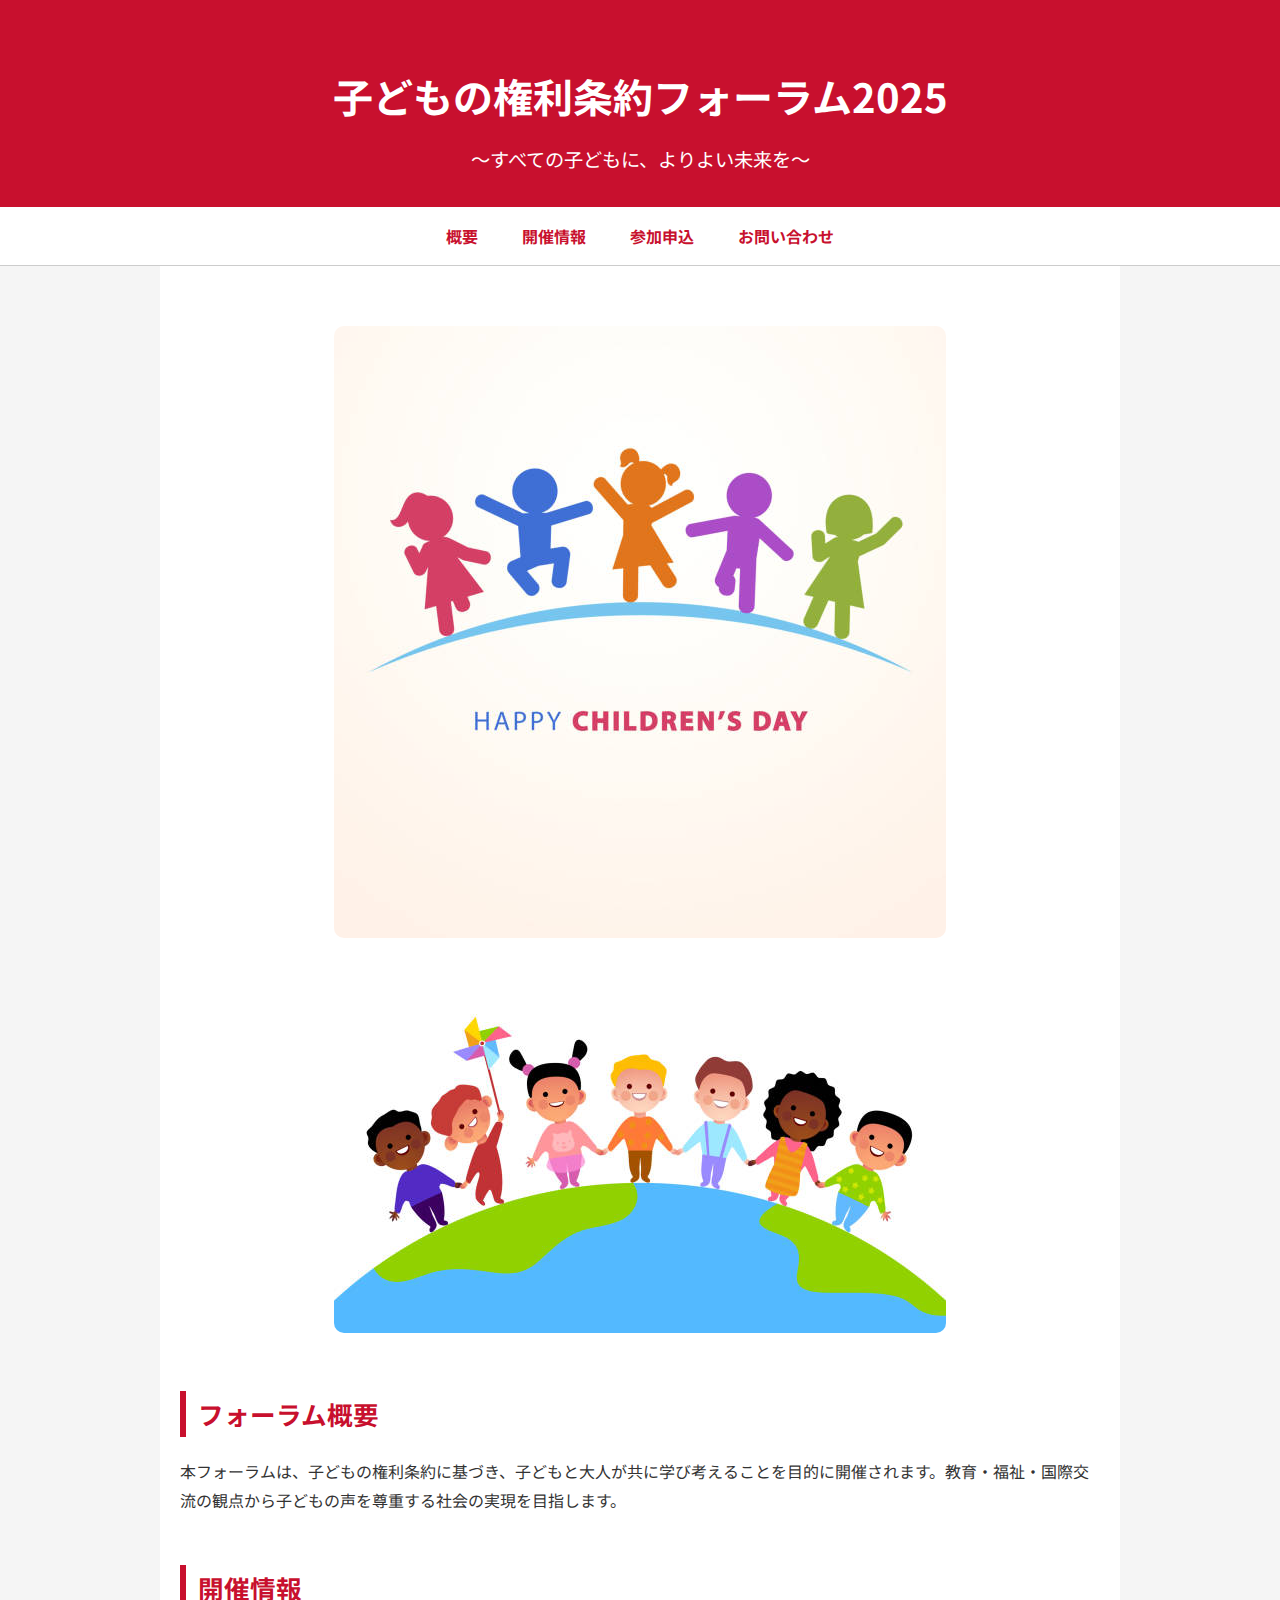
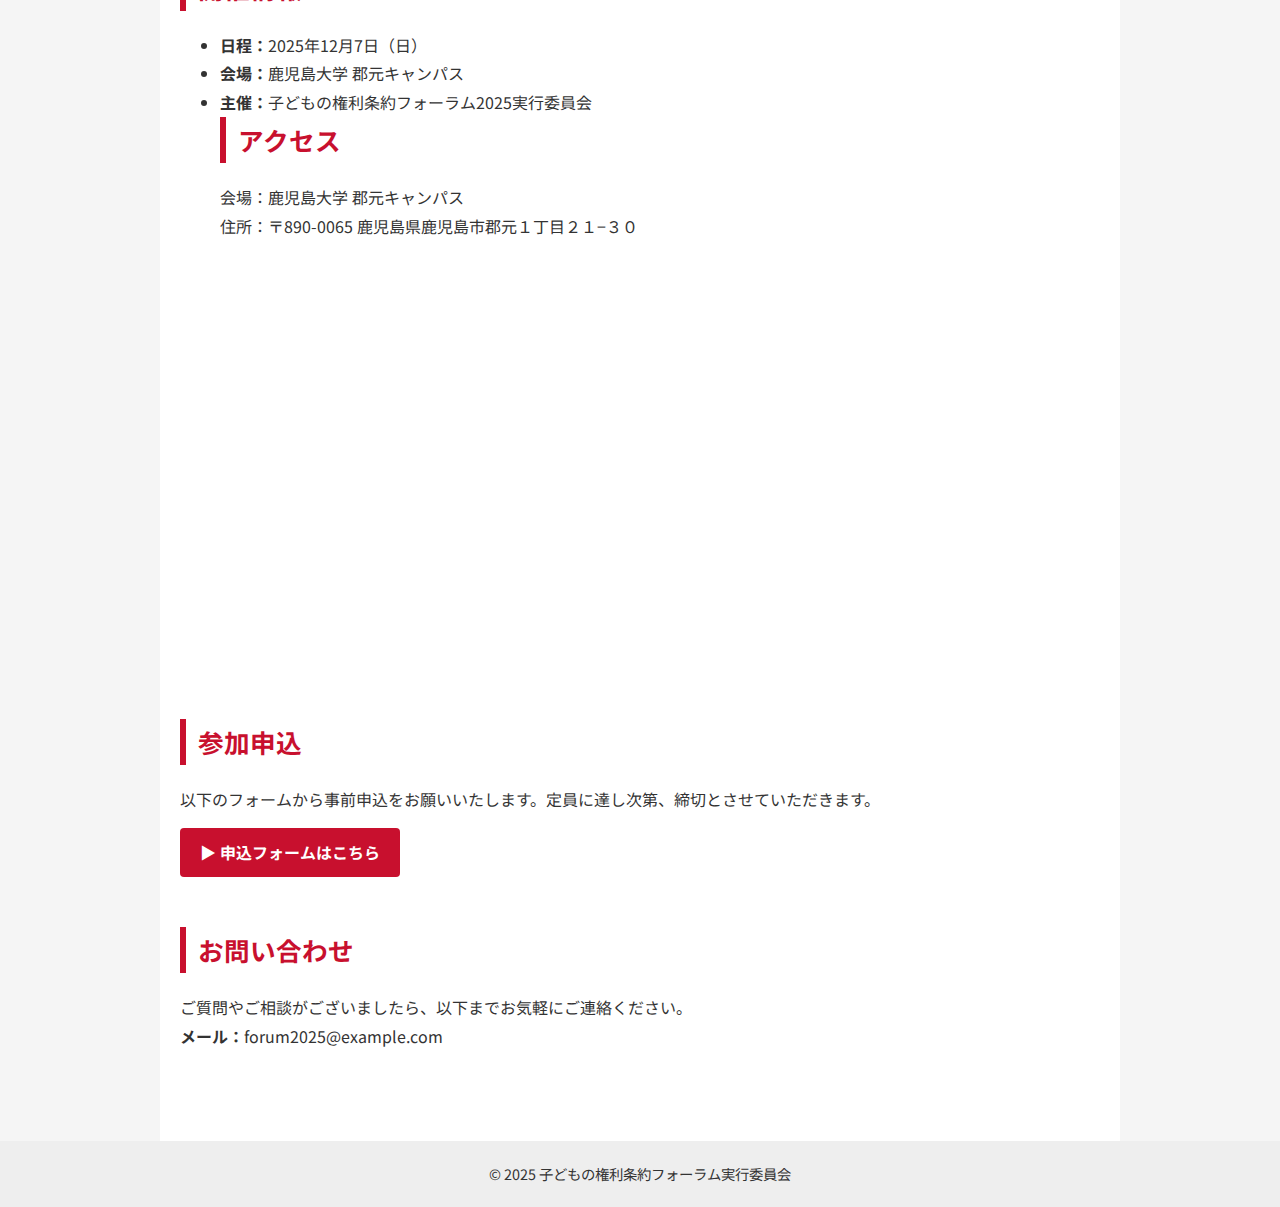
<file: index.html>
<!DOCTYPE html>
<html lang="ja">
<head>
  <meta charset="UTF-8" />
  <meta name="viewport" content="width=device-width, initial-scale=1.0" />
  <title>子どもの権利条約フォーラム2025</title>
  <link href="https://fonts.googleapis.com/css2?family=Noto+Sans+JP:wght@400;700&display=swap" rel="stylesheet">
  <style>
    * { margin: 0; padding: 0; box-sizing: border-box; }
    body {
      font-family: 'Noto Sans JP', sans-serif;
      background-color: #f5f5f5;
      color: #333;
      line-height: 1.8;
    }
    header {
      background-color: #c8102e;
      color: #fff;
      padding: 60px 20px 30px;
      text-align: center;
    }
    header h1 {
      font-size: 2.5rem;
      margin-bottom: 10px;
    }
    header p {
      font-size: 1.2rem;
    }
    nav {
      background-color: #fff;
      padding: 15px 0;
      text-align: center;
      border-bottom: 1px solid #ccc;
    }
    nav a {
      margin: 0 20px;
      color: #c8102e;
      text-decoration: none;
      font-weight: bold;
      font-size: 1rem;
    }
    main {
      max-width: 960px;
      margin: auto;
      padding: 40px 20px;
      background: #fff;
    }
    section {
      margin-bottom: 50px;
    }
    h2 {
      font-size: 1.6rem;
      border-left: 6px solid #c8102e;
      padding-left: 12px;
      margin-bottom: 20px;
      color: #c8102e;
    }
    ul {
      list-style: disc;
      padding-left: 40px;
    }
    .btn {
      display: inline-block;
      margin-top: 15px;
      padding: 10px 20px;
      background-color: #c8102e;
      color: #fff;
      text-decoration: none;
      border-radius: 4px;
      font-weight: bold;
    }
    .image-section {
      text-align: center;
      margin-bottom: 50px;
    }
    .image-section img {
      max-width: 100%;
      height: auto;
      margin-top: 20px;
      border-radius: 10px;
    }
    footer {
      background: #eee;
      text-align: center;
      padding: 20px;
      font-size: 0.9rem;
    }
  </style>
</head>
<body>

<header>
  <h1>子どもの権利条約フォーラム2025</h1>
  <p>～すべての子どもに、よりよい未来を～</p>
</header>

<nav>
  <a href="#about">概要</a>
  <a href="#details">開催情報</a>
  <a href="#entry">参加申込</a>
  <a href="#contact">お問い合わせ</a>
</nav>

<main>
  <div class="image-section">
    <img src="happy children day.jpg" alt="Happy Children's Day">
    <img src="children on the world.jpg" alt="Children Around the World">
  </div>

  <section id="about">
    <h2>フォーラム概要</h2>
    <p>本フォーラムは、子どもの権利条約に基づき、子どもと大人が共に学び考えることを目的に開催されます。教育・福祉・国際交流の観点から子どもの声を尊重する社会の実現を目指します。</p>
  </section>

  <section id="details">
    <h2>開催情報</h2>
    <ul>
      <li><strong>日程：</strong>2025年12月7日（日）</li>
      <li><strong>会場：</strong>鹿児島大学 郡元キャンパス</li>
      <li><strong>主催：</strong>子どもの権利条約フォーラム2025実行委員会</li>
 <section id="access">
  <h2>アクセス</h2>
  <p>会場：鹿児島大学 郡元キャンパス</p>
  <p>住所：〒890-0065 鹿児島県鹿児島市郡元１丁目２１−３０</p>
  <div style="margin-top:20px;">
    <iframe 
      src="https://www.google.com/maps/embed?pb=!1m18!1m12!1m3!1d3423.858709158647!2d130.5413429!3d31.5808499!2m3!1f0!2f0!3f0!3m2!1i1024!2i768!4f13.1!3m3!1m2!1s0x353e6571c4ae8b13%3A0x1d93b97c3e7be17e!2z5aSn5a2m5aSn5a2mIOesrOWtkOeUn-aWsOeUs-WFpeWbvuOBruODquOCpOOBq-W6lw!5e0!3m2!1sja!2sjp!4v1713414142467!5m2!1sja!2sjp" 
      width="100%" 
      height="400" 
      style="border:0;" 
      allowfullscreen="" 
      loading="lazy" 
      referrerpolicy="no-referrer-when-downgrade">
    </iframe>
  </div>
</section>

    </ul>
  </section>

  <section id="entry">
    <h2>参加申込</h2>
    <p>以下のフォームから事前申込をお願いいたします。定員に達し次第、締切とさせていただきます。</p>
    <a class="btn" href="https://example.com/entry" target="_blank">▶ 申込フォームはこちら</a>
  </section>

  <section id="contact">
    <h2>お問い合わせ</h2>
    <p>ご質問やご相談がございましたら、以下までお気軽にご連絡ください。</p>
    <p><strong>メール：</strong>forum2025@example.com</p>
  </section>
</main>

<footer>
  &copy; 2025 子どもの権利条約フォーラム実行委員会
</footer>

</body>
</html>
</file>
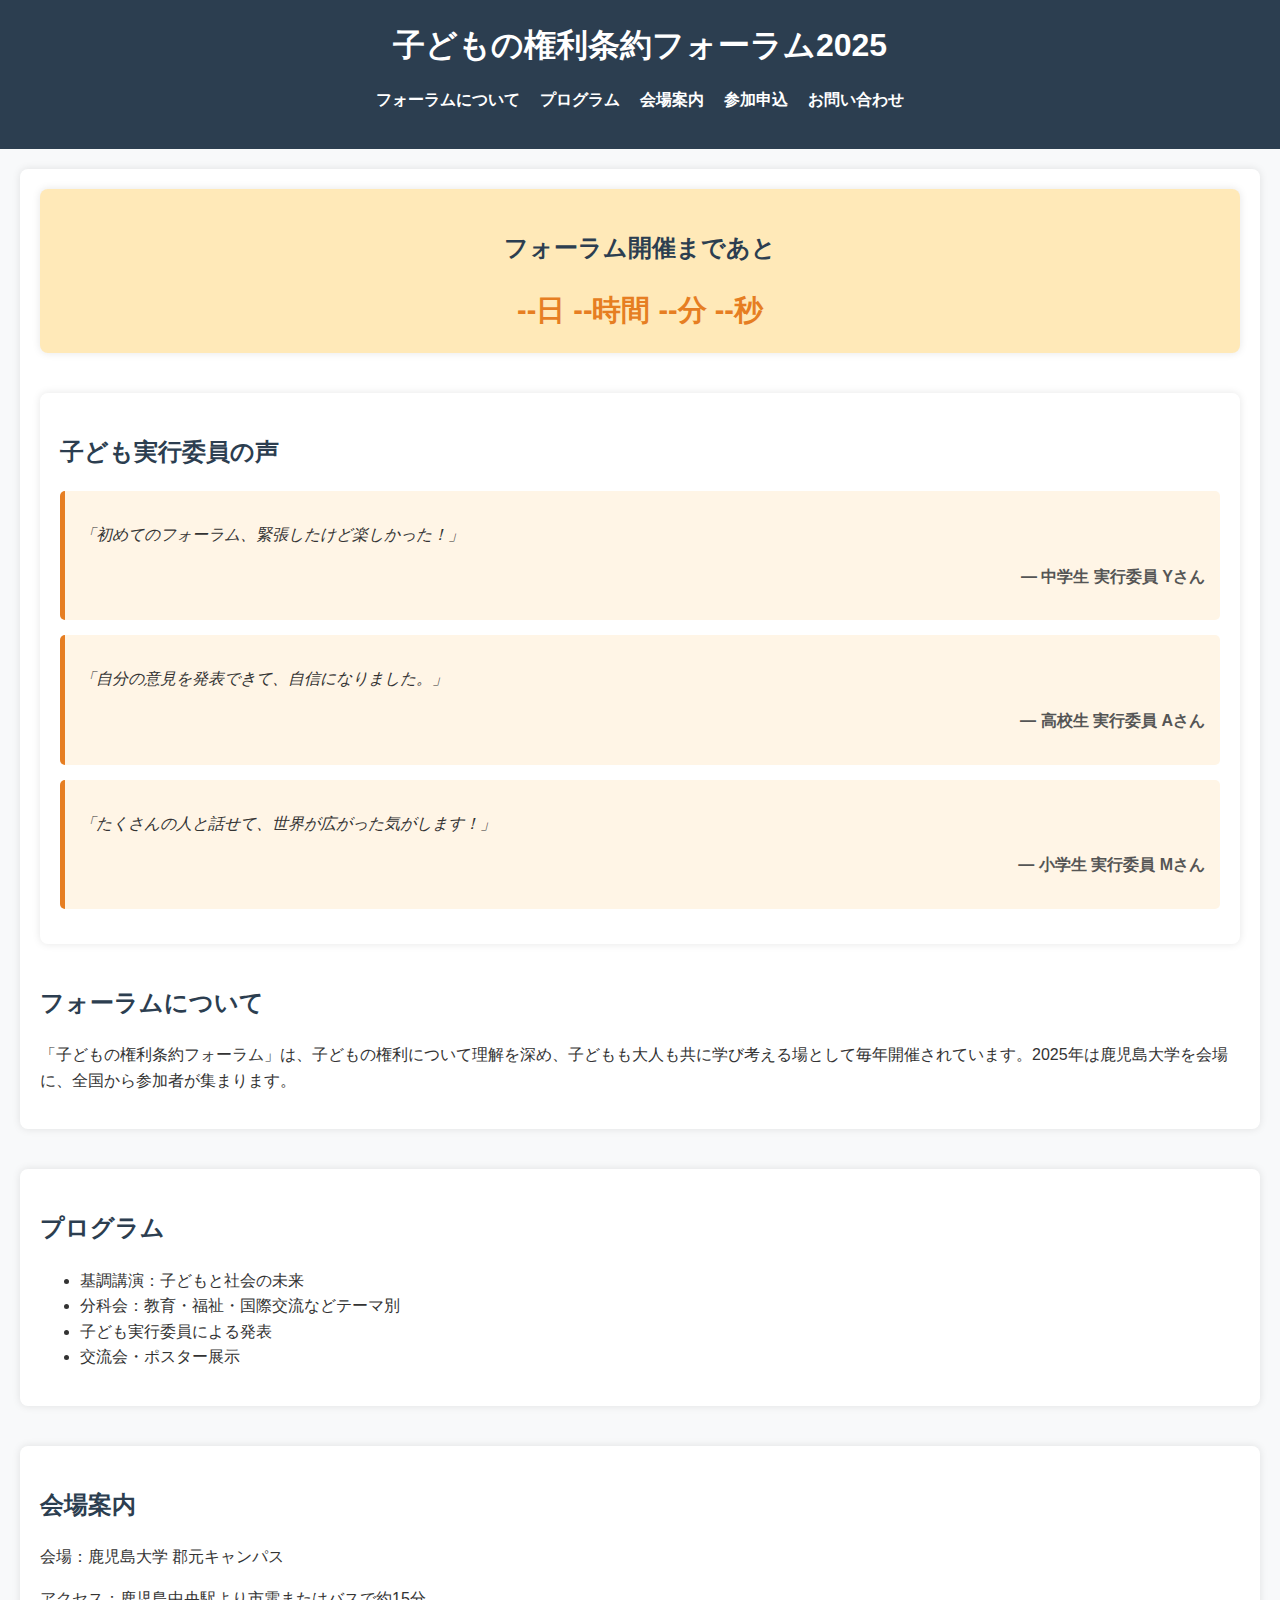
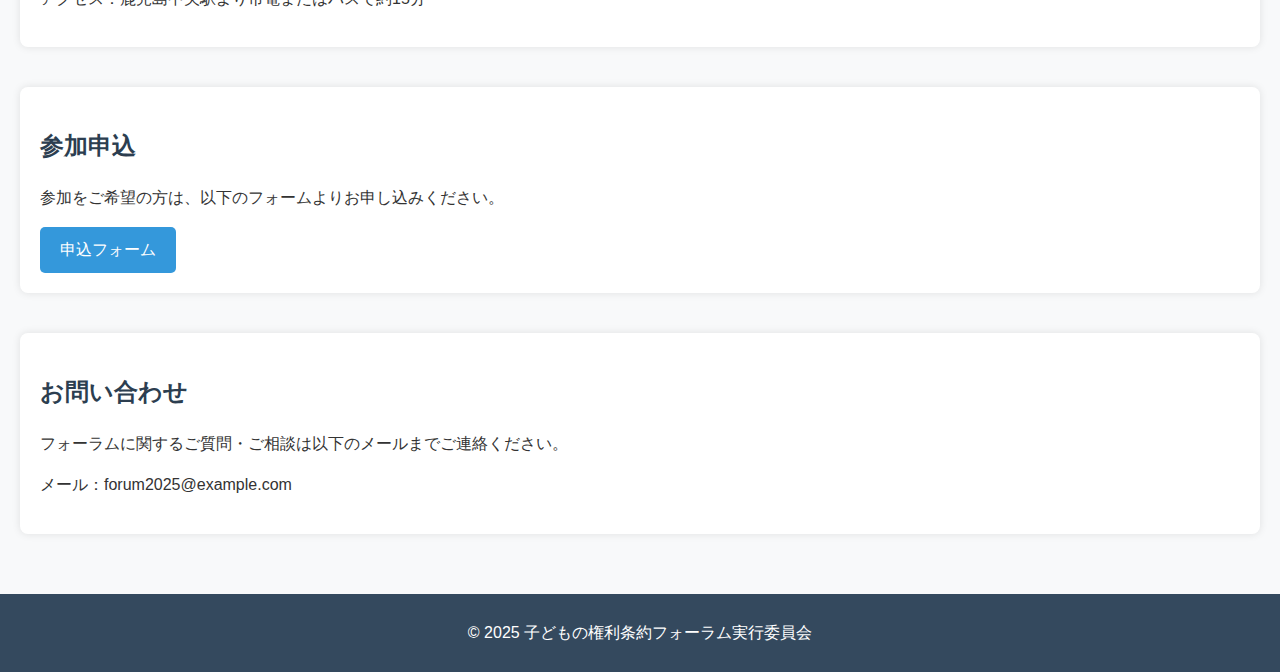
<file: こどもの権利条約フォーラムHP.html>
<!DOCTYPE html>
<html lang="ja">
<head>
  <meta charset="UTF-8">
  <meta name="viewport" content="width=device-width, initial-scale=1.0">
  <title>子どもの権利条約フォーラム2025</title>
  <link rel="stylesheet" href="style.css">
</head>
<body>
  <header>
    <h1>子どもの権利条約フォーラム2025</h1>
    <nav>
      <ul>
        <li><a href="#about">フォーラムについて</a></li>
        <li><a href="#program">プログラム</a></li>
        <li><a href="#access">会場案内</a></li>
        <li><a href="#entry">参加申込</a></li>
        <li><a href="#contact">お問い合わせ</a></li>
      </ul>
    </nav>
  </header>

  <main>
    <section id="about">
        <section id="countdown">
            <h2>フォーラム開催まであと</h2>
            <div id="timer">
              <span id="days">--</span>日
              <span id="hours">--</span>時間
              <span id="minutes">--</span>分
              <span id="seconds">--</span>秒
            </div>
          </section>
          
          <section id="voices">
            <h2>子ども実行委員の声</h2>
            <div class="voice">
              <p class="comment">「初めてのフォーラム、緊張したけど楽しかった！」</p>
              <p class="name">― 中学生 実行委員 Yさん</p>
            </div>
            <div class="voice">
              <p class="comment">「自分の意見を発表できて、自信になりました。」</p>
              <p class="name">― 高校生 実行委員 Aさん</p>
            </div>
            <div class="voice">
              <p class="comment">「たくさんの人と話せて、世界が広がった気がします！」</p>
              <p class="name">― 小学生 実行委員 Mさん</p>
            </div>
          </section>
          
      <h2>フォーラムについて</h2>
      <p>「子どもの権利条約フォーラム」は、子どもの権利について理解を深め、子どもも大人も共に学び考える場として毎年開催されています。2025年は鹿児島大学を会場に、全国から参加者が集まります。</p>
    </section>

    <section id="program">
      <h2>プログラム</h2>
      <ul>
        <li>基調講演：子どもと社会の未来</li>
        <li>分科会：教育・福祉・国際交流などテーマ別</li>
        <li>子ども実行委員による発表</li>
        <li>交流会・ポスター展示</li>
      </ul>
    </section>

    <section id="access">
      <h2>会場案内</h2>
      <p>会場：鹿児島大学 郡元キャンパス</p>
      <p>アクセス：鹿児島中央駅より市電またはバスで約15分</p>
    </section>

    <section id="entry">
      <h2>参加申込</h2>
      <p>参加をご希望の方は、以下のフォームよりお申し込みください。</p>
      <a href="https://example.com/entry-form" target="_blank" class="btn">申込フォーム</a>
    </section>

    <section id="contact">
      <h2>お問い合わせ</h2>
      <p>フォーラムに関するご質問・ご相談は以下のメールまでご連絡ください。</p>
      <p>メール：forum2025@example.com</p>
    </section>
  </main>

  <footer>
    <p>&copy; 2025 子どもの権利条約フォーラム実行委員会</p>
  </footer>
</body>
</html>
</file>
<file: style.css>
body {
  font-family: 'Hiragino Kaku Gothic ProN', sans-serif;
  line-height: 1.6;
  margin: 0;
  padding: 0;
  background: #f8f9fa;
  color: #333;
}

header {
  background: #2c3e50;
  color: white;
  padding: 20px;
  text-align: center;
}

header h1 {
  margin: 0;
  font-size: 2em;
}

nav ul {
  list-style: none;
  padding: 0;
  display: flex;
  justify-content: center;
  flex-wrap: wrap;
}

nav li {
  margin: 0 10px;
}

nav a {
  color: white;
  text-decoration: none;
  font-weight: bold;
}

main {
  padding: 20px;
}

section {
  margin-bottom: 40px;
  background: white;
  padding: 20px;
  border-radius: 8px;
  box-shadow: 0 0 8px rgba(0, 0, 0, 0.1);
}

h2 {
  color: #2c3e50;
}

.btn {
  display: inline-block;
  padding: 10px 20px;
  background: #3498db;
  color: white;
  border-radius: 5px;
  text-decoration: none;
}

footer {
  background: #34495e;
  color: white;
  text-align: center;
  padding: 10px;
}

#countdown {
  text-align: center;
  background-color: #ffe9b8;
  padding: 20px;
  border-radius: 8px;
  margin-bottom: 40px;
}

#timer {
  font-size: 1.8em;
  font-weight: bold;
  color: #e67e22;
}

#voices .voice {
  background-color: #fff5e6;
  border-left: 5px solid #e67e22;
  padding: 15px;
  margin: 15px 0;
  border-radius: 5px;
  position: relative;
}

#voices .comment {
  font-style: italic;
  margin-bottom: 5px;
}

#voices .name {
  text-align: right;
  font-weight: bold;
  color: #555;
}
</file>
